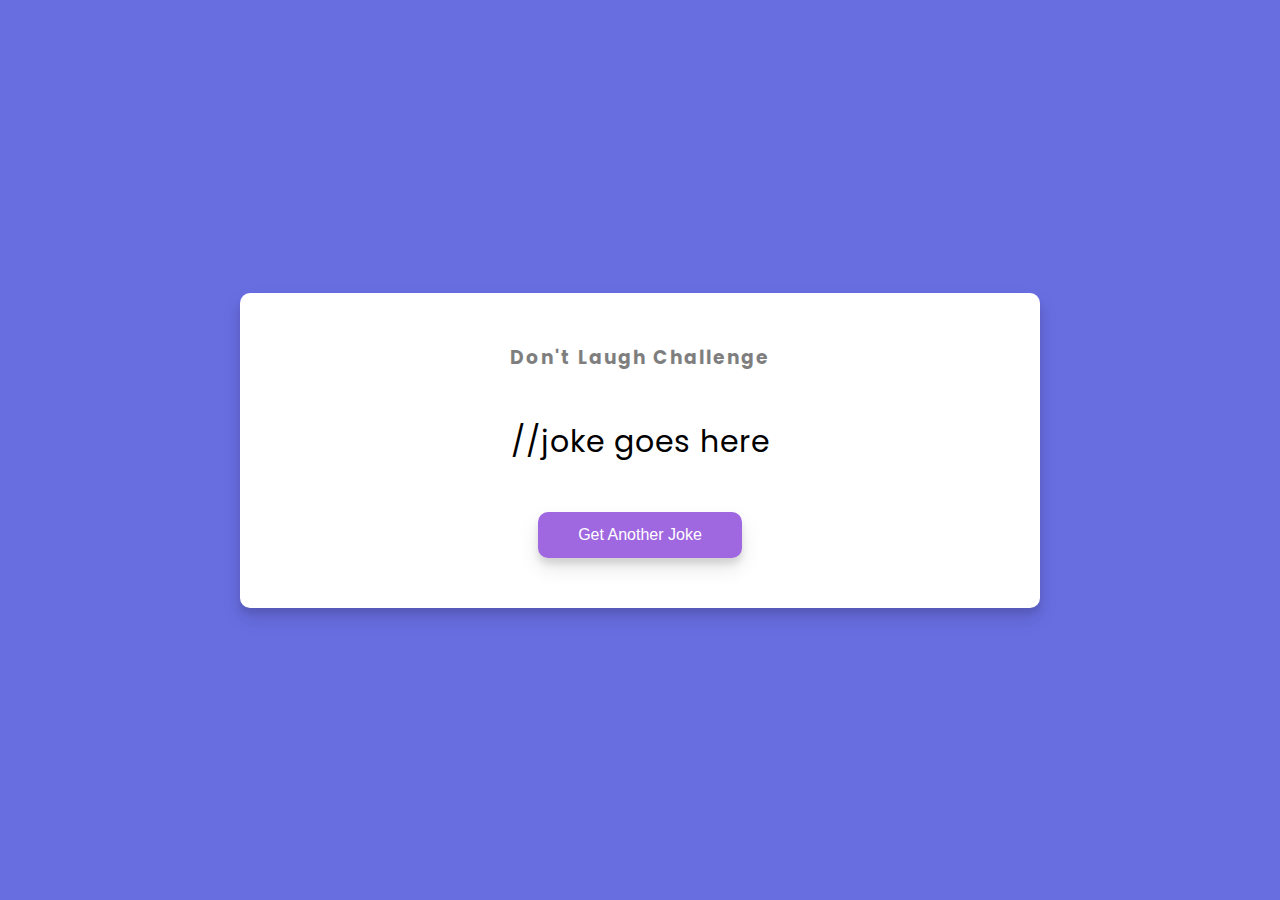
<file: dad jokes/index.html>
<!DOCTYPE html>
<html lang="en">
<head>
    <meta charset="UTF-8">
    <meta http-equiv="X-UA-Compatible" content="IE=edge">
    <meta name="viewport" content="width=device-width, initial-scale=1.0">
    <link rel="stylesheet" href="style.css">
    <title>Dad Jokes</title>
</head>
<body>
    
    <div class="container">
        <h3>Don't Laugh Challenge</h3>
        <div class="joke" id="joke">
            //joke goes here
        </div>
        <button id="jokeBtn" class="btn"> Get Another Joke</button>
    </div>

    <script src="script.js"></script>
</body>
</html>
</file>
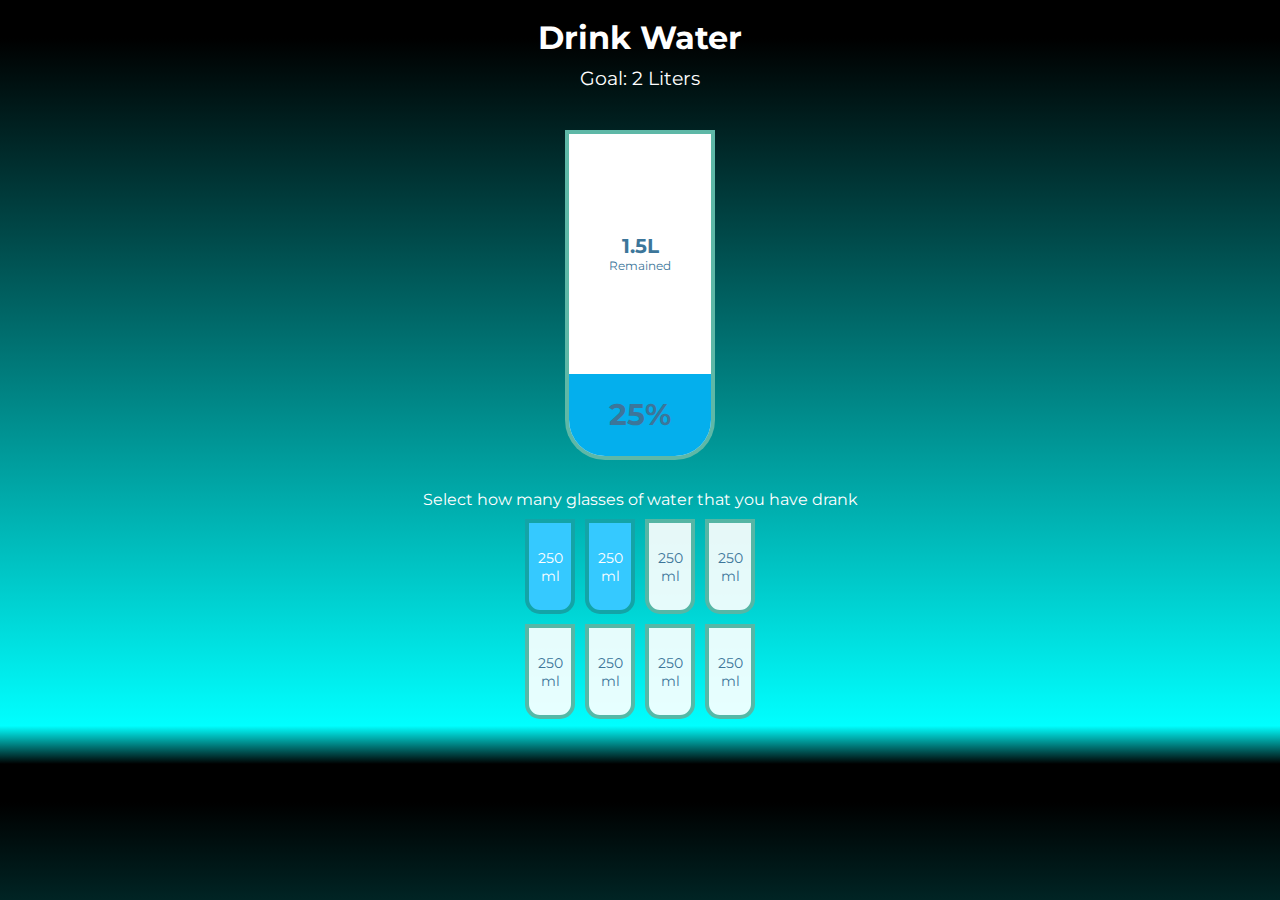
<file: drink water/index.html>
<!DOCTYPE html>
<html lang="en">
<head>
    <meta charset="UTF-8">
    <meta http-equiv="X-UA-Compatible" content="IE=edge">
    <meta name="viewport" content="width=device-width, initial-scale=1.0">
    <link rel="stylesheet" href="style.css">
    <title>Drink Water</title>
</head>
<body>
    <h1>Drink Water</h1>
    <h3>Goal: 2 Liters</h3>

    <div class="cup">
        <div class="remained" id="remained">
            <span id="liters">1.5L</span>
            <small>Remained</small>

        </div>

        <div class="percentage" id="percentage">
        </div>
    </div>

    <p class="text">Select how many glasses of water that you have drank</p>

    <div class="cups">
        <div class="cup cup-small full">250 ml</div>
        <div class="cup cup-small full">250 ml</div>
        <div class="cup cup-small">250 ml</div>
        <div class="cup cup-small">250 ml</div>
        <div class="cup cup-small">250 ml</div>
        <div class="cup cup-small">250 ml</div>
        <div class="cup cup-small">250 ml</div>
        <div class="cup cup-small">250 ml</div>

    </div>

    <script src="script.js"></script>
</body>
</html>
</file>
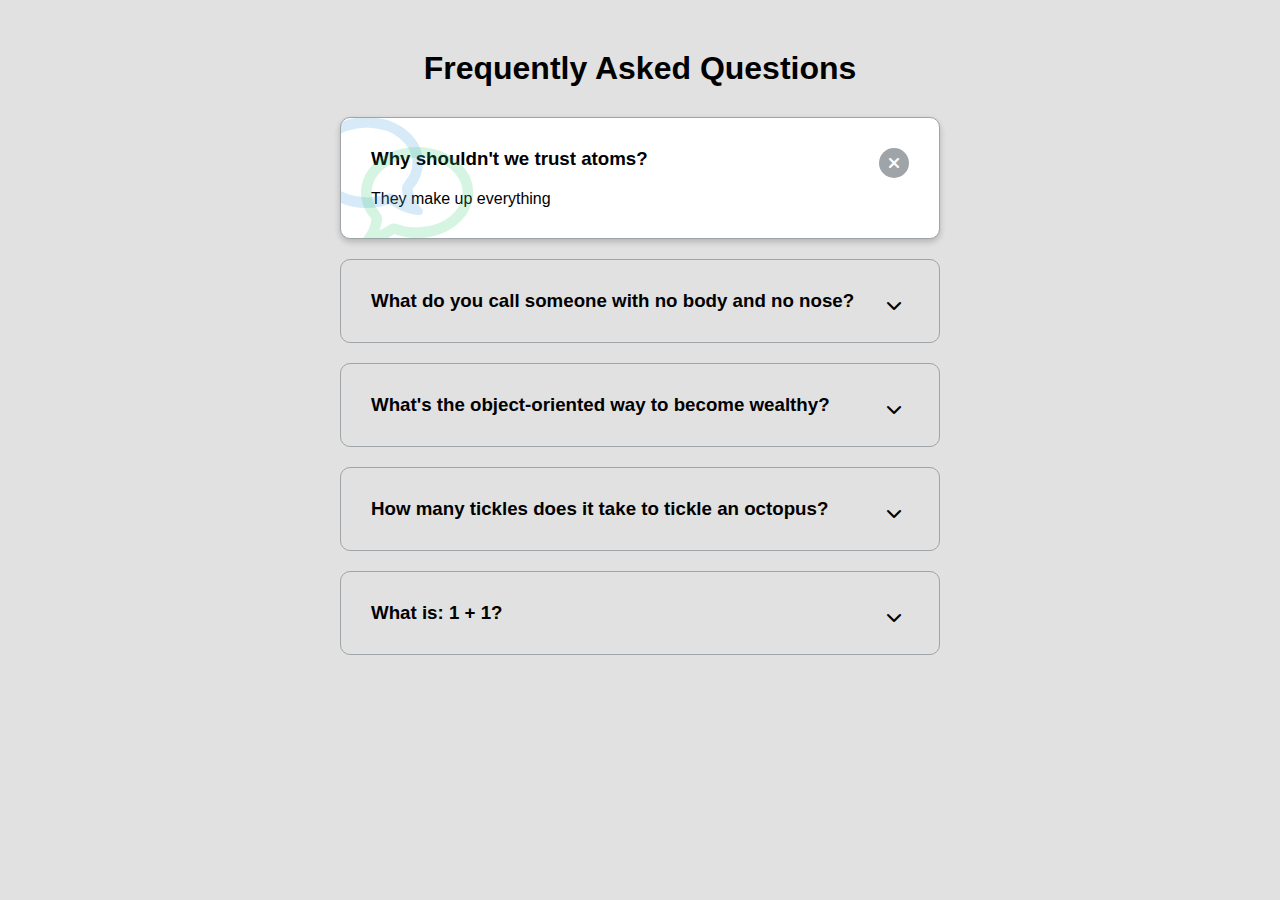
<file: FAQ collapse/index.html>
<!DOCTYPE html>
<html lang="en">
<head>
    <meta charset="UTF-8">
    <meta http-equiv="X-UA-Compatible" content="IE=edge">
    <meta name="viewport" content="width=device-width, initial-scale=1.0">
    <link rel="stylesheet" href="https://cdnjs.cloudflare.com/ajax/libs/font-awesome/6.1.1/css/all.min.css">
    <link rel="stylesheet" href="style.css">
    <title>FAQ</title>
</head>
<body>
    <h1>Frequently Asked Questions</h1>
    <div class="faq-container">
        <div class="faq active">
            <h3 class="faq-title">
              Why shouldn't we trust atoms?
            </h3>
    
            <p class="faq-text">
              They make up everything
            </p>
    
            <button class="faq-toggle">
              <i class="fas fa-chevron-down"></i>
              <i class="fas fa-times"></i>
            </button>
          </div>
    
          <div class="faq">
            <h3 class="faq-title">
              What do you call someone with no body and no nose?
            </h3>
            <p class="faq-text">
              Nobody knows.
            </p>
            <button class="faq-toggle">
              <i class="fas fa-chevron-down"></i>
              <i class="fas fa-times"></i>
            </button>
          </div>
          
          <div class="faq">
            <h3 class="faq-title">
              What's the object-oriented way to become wealthy?
            </h3>
            <p class="faq-text">
              Inheritance.
            </p>
            <button class="faq-toggle">
              <i class="fas fa-chevron-down"></i>
              <i class="fas fa-times"></i>
            </button>
          </div>
          
          <div class="faq">
            <h3 class="faq-title">
              How many tickles does it take to tickle an octopus?
            </h3>
            <p class="faq-text">
              Ten-tickles!
            </p>
            <button class="faq-toggle">
              <i class="fas fa-chevron-down"></i>
              <i class="fas fa-times"></i>
            </button>
          </div>
          
          <div class="faq">
            <h3 class="faq-title">
              What is: 1 + 1?
            </h3>
            <p class="faq-text">
              Depends on who are you asking.
            </p>
            <button class="faq-toggle">
              <i class="fas fa-chevron-down"></i>
              <i class="fas fa-times"></i>
            </button>
          </div>
        
    </div>

    <script src="script.js"></script>
</body>
</html>
</file>
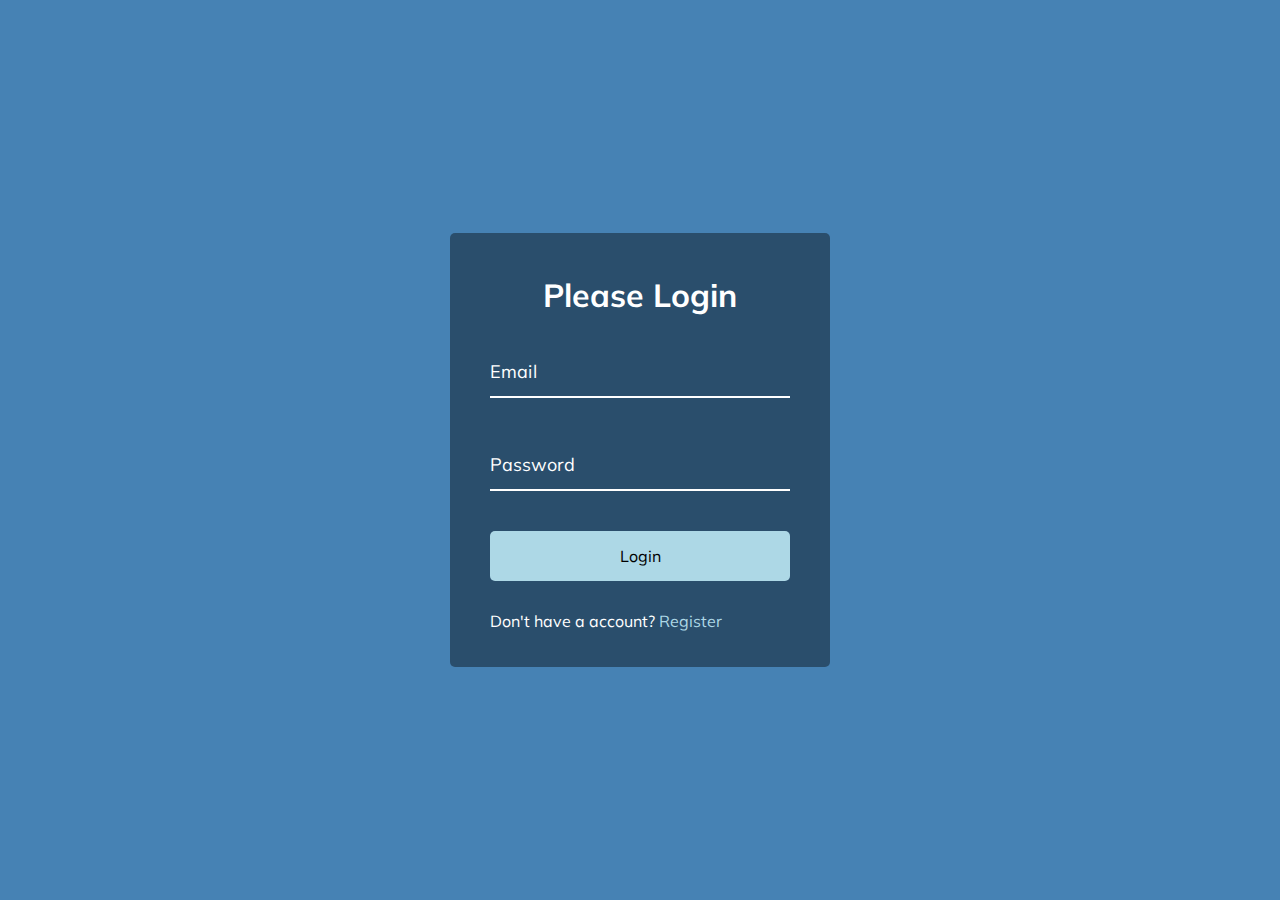
<file: form wave animation/index.html>
<!DOCTYPE html>
<html lang="en">
<head>
    <meta charset="UTF-8">
    <meta http-equiv="X-UA-Compatible" content="IE=edge">
    <meta name="viewport" content="width=device-width, initial-scale=1.0">
    <link rel="stylesheet" href="style.css">
    <title>Form Input Wave</title>
</head>
<body>
    <div class="container">
        <h1>Please Login</h1>
        <form>
            <div class="form-control">
                <input type="text" required>
                <label>Email</label>
            </div>

            <div class="form-control">
                <input type="password" required>
                <label>Password</label>
            </div>

            <button class="btn">Login</button>

            <p class="text">Don't have a account? <a href="#">Register</a></p>

        </form>
    </div>

    <script src="script.js"></script>
</body>
</html>
</file>
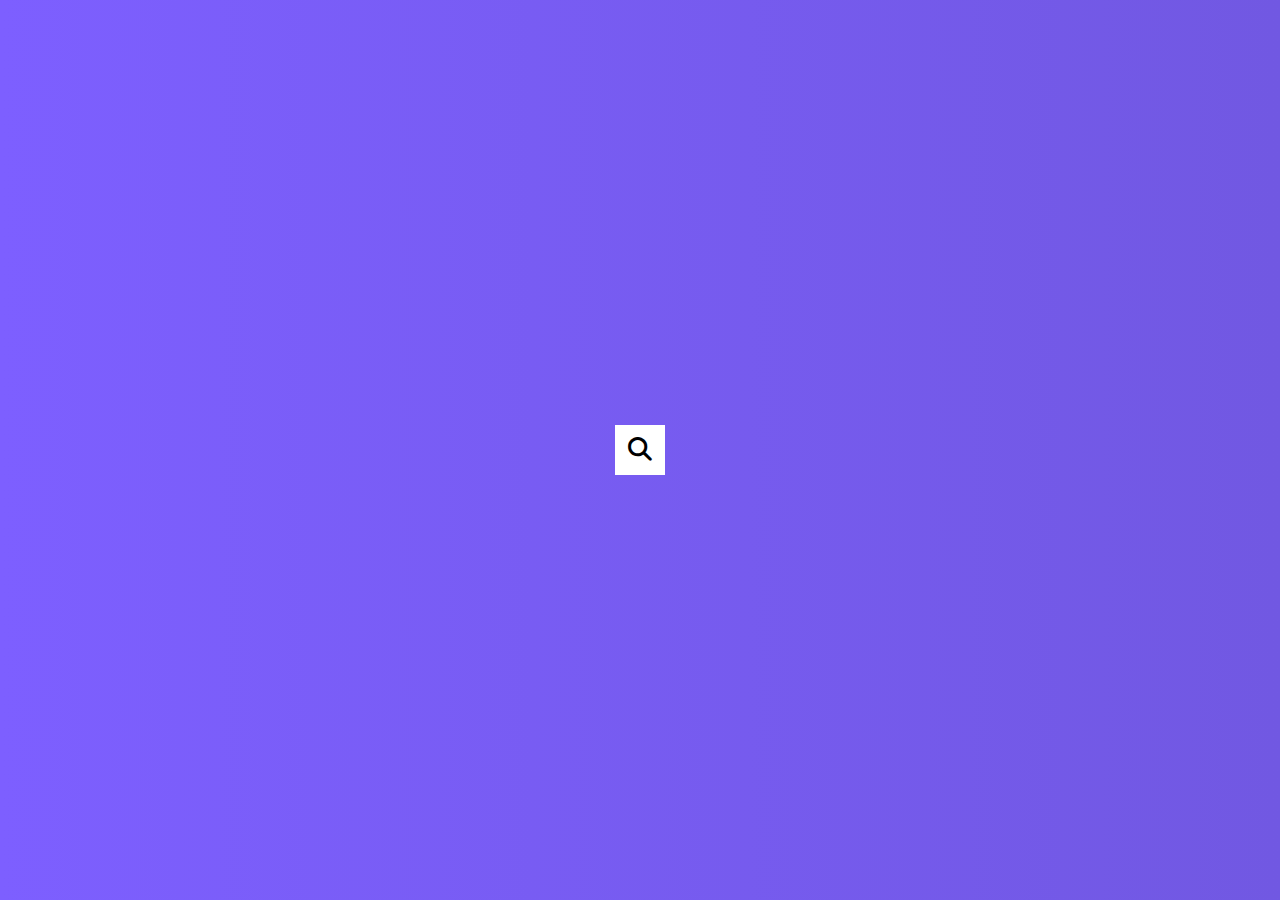
<file: hidden search widget/index.html>
<!DOCTYPE html>
<html lang="en">
<head>
    <meta charset="UTF-8">
    <meta http-equiv="X-UA-Compatible" content="IE=edge">
    <meta name="viewport" content="width=device-width, initial-scale=1.0">
    <link rel="stylesheet" href="https://cdnjs.cloudflare.com/ajax/libs/font-awesome/6.1.1/css/all.min.css">
    <link rel="stylesheet" href="style.css">
    <title>Hidden Search</title>
</head>
<body>
    <div class="search">
        <input type="text" class="input" placeholder="Search">
        <button class="btn">
            <i class="fas fa-search"></i>
        </button>
    </div>

    <script src="script.js"></script>
</body>
</html>
</file>
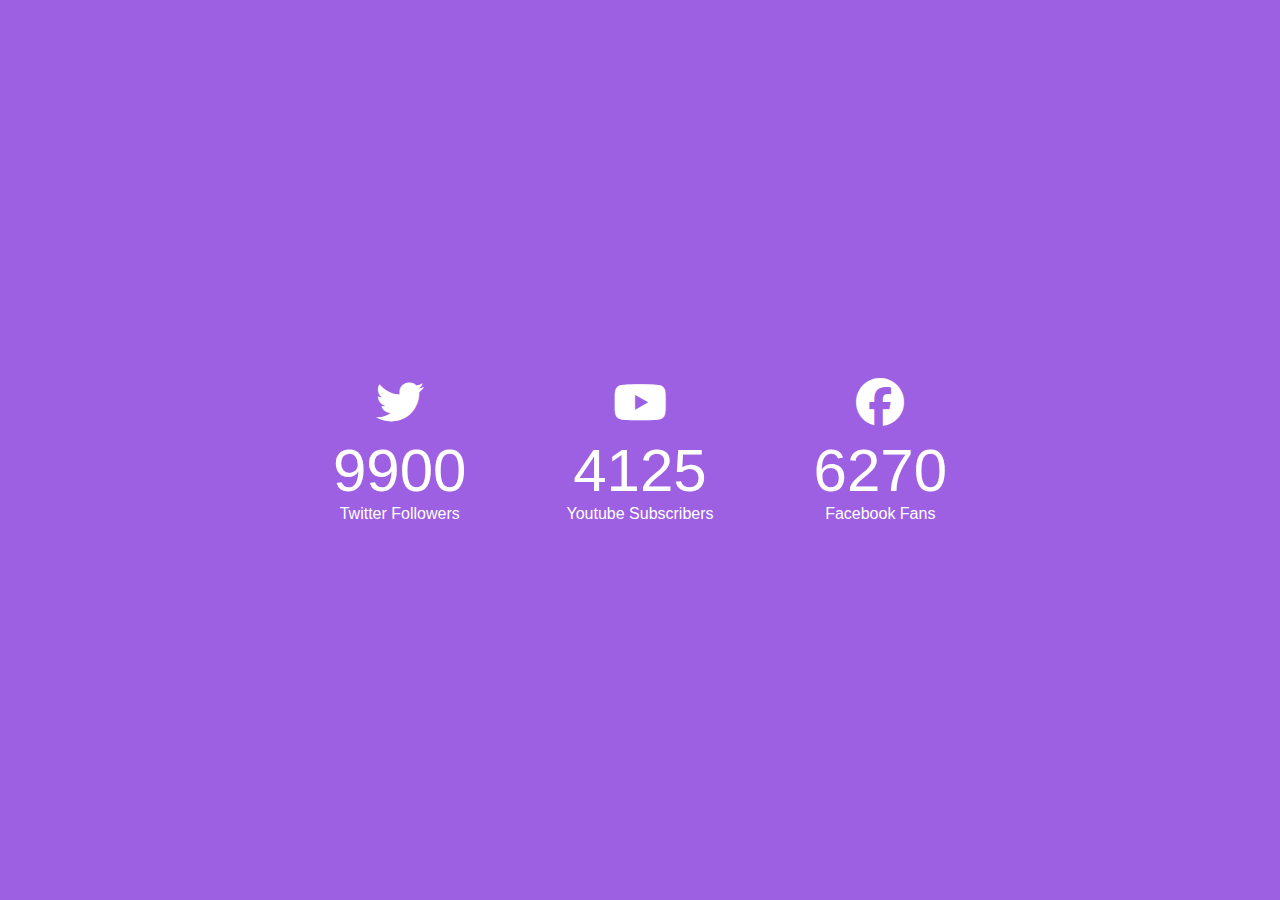
<file: increment counter/index.html>
<!DOCTYPE html>
<html lang="en">
<head>
    <meta charset="UTF-8">
    <meta http-equiv="X-UA-Compatible" content="IE=edge">
    <meta name="viewport" content="width=device-width, initial-scale=1.0">
    <link rel="stylesheet" href="https://cdnjs.cloudflare.com/ajax/libs/font-awesome/6.1.1/css/all.min.css">
    <link rel="stylesheet" href="style.css">
    <title>Increment Counter</title>
</head>
<body>
    <div class="counter-container">
        <i class="fab fa-twitter fa-3x"></i>
        <div class="counter" data-target="12000"></div>
        <span>Twitter Followers</span>
    </div>

    <div class="counter-container">
        <i class="fab fa-youtube fa-3x"></i>
        <div class="counter" data-target="5000"></div>
        <span>Youtube Subscribers</span>
    </div>

    <div class="counter-container">
        <i class="fab fa-facebook fa-3x"></i>
        <div class="counter" data-target="7500"></div>
        <span>Facebook Fans</span>
    </div>

    <script src="script.js"></script>
</body>
</html>
</file>
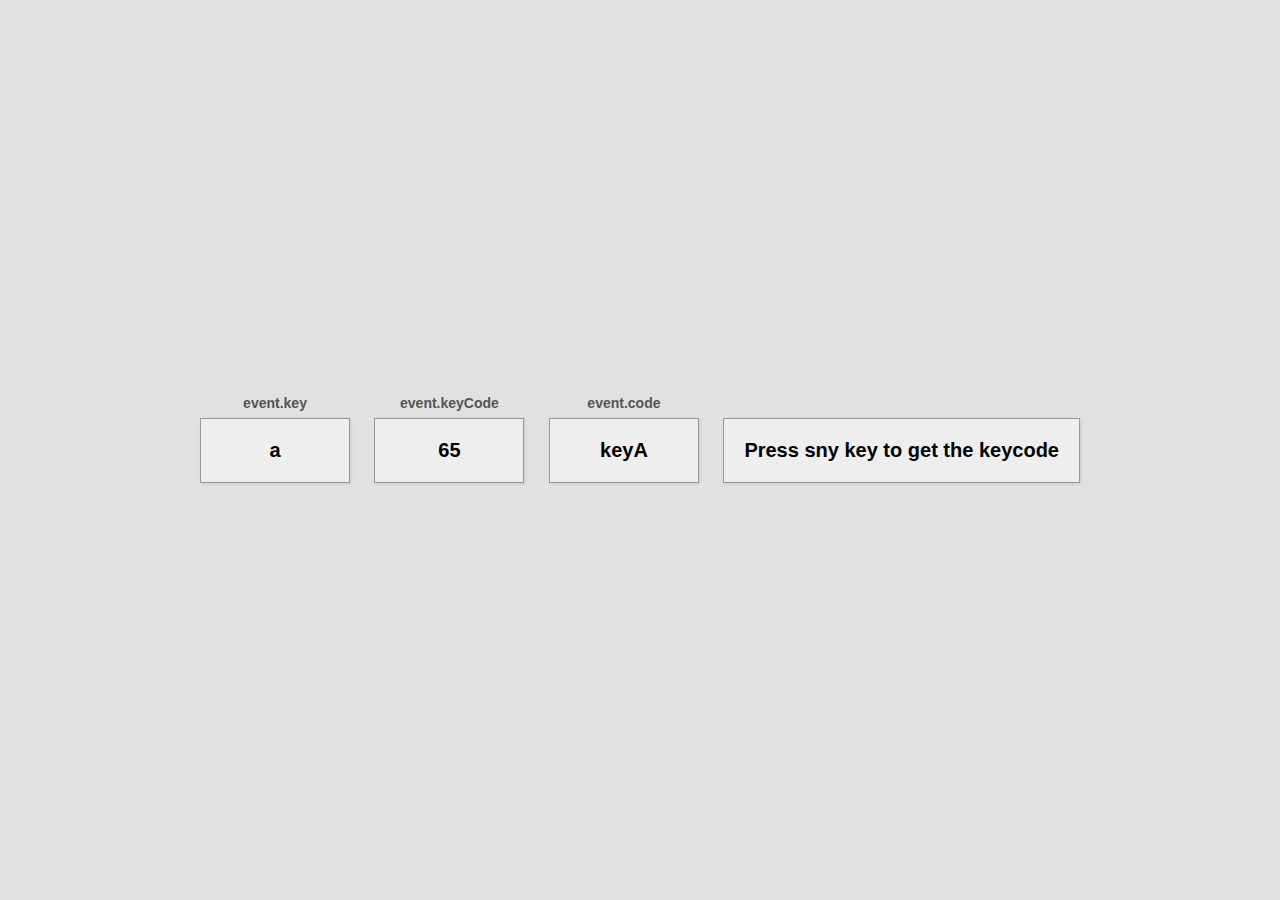
<file: keycode/index.html>
<!DOCTYPE html>
<html lang="en">
<head>
    <meta charset="UTF-8">
    <meta http-equiv="X-UA-Compatible" content="IE=edge">
    <meta name="viewport" content="width=device-width, initial-scale=1.0">
    <link rel="stylesheet" href="style.css">
    <title>Keycode</title>
</head>
<body>
    <div id="insert">
        <div class="key">
            a
            <small>event.key</small>
        </div>

        <div class="key">
            65
            <small>event.keyCode</small>
        </div>
        
        <div class="key">
            keyA
            <small>event.code</small>
        </div>

        <div class="key">
            Press sny key to get the keycode
        </div>
    </div>

    <script src="script.js"></script>
</body>
</html>
</file>
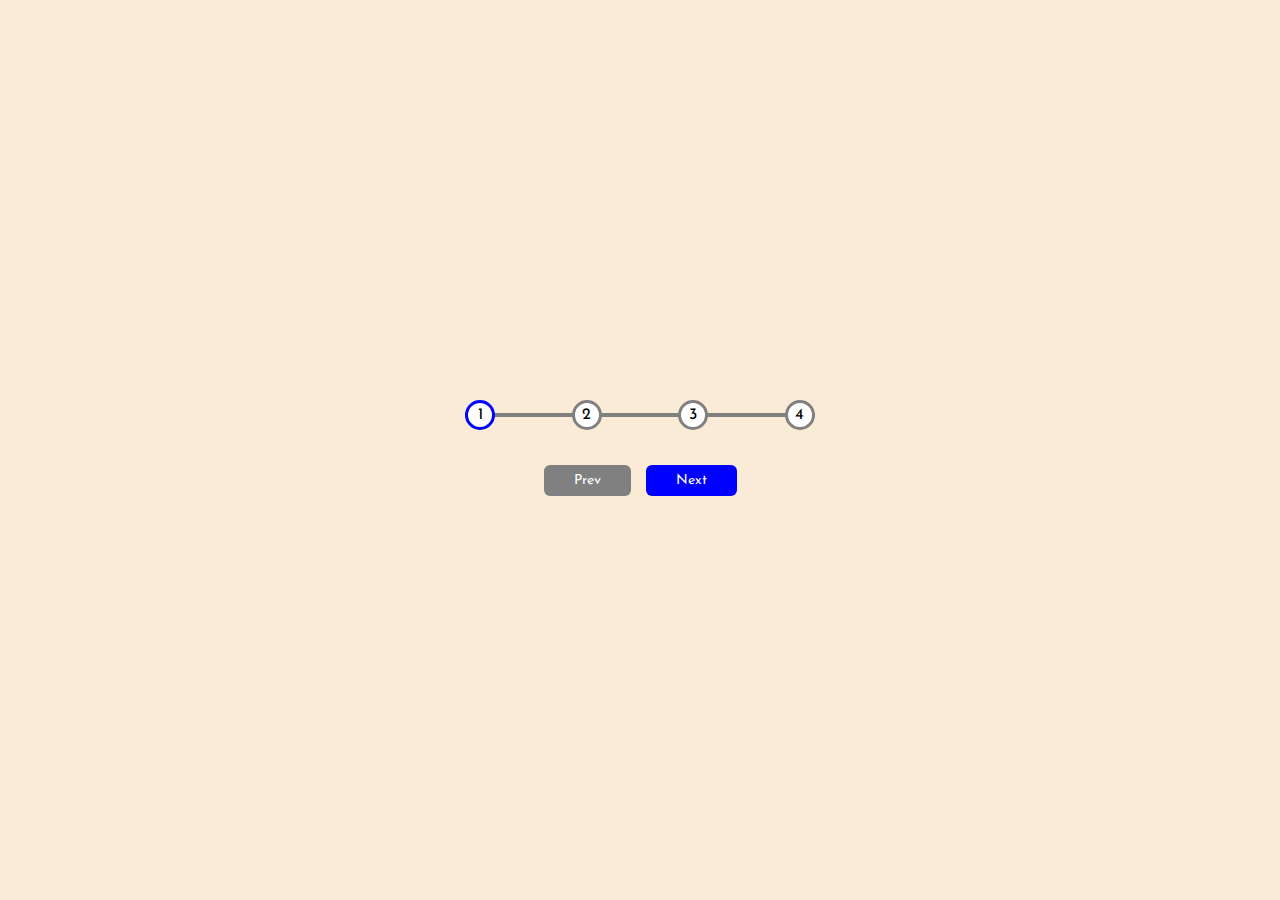
<file: progress steps/index.html>
<!DOCTYPE html>
<html lang="en">
<head>
    <meta charset="UTF-8">
    <meta http-equiv="X-UA-Compatible" content="IE=edge">
    <meta name="viewport" content="width=device-width, initial-scale=1.0">
    <link rel="stylesheet" href="style.css">
    <title>Progress steps</title>
</head>
<body>
    <div class="container">
        <div class="progress-container">
            <div class="progress" id="progress">

            </div>
            <div class="circle active">1</div>
            <div class="circle">2</div>
            <div class="circle">3</div>
            <div class="circle">4</div>
        </div>

        <button class="btn" id="prev" disabled>Prev</button>
        <button class="btn" id="next">Next</button>

    </div>
    <script src="script.js"></script>
</body>
</html>
</file>
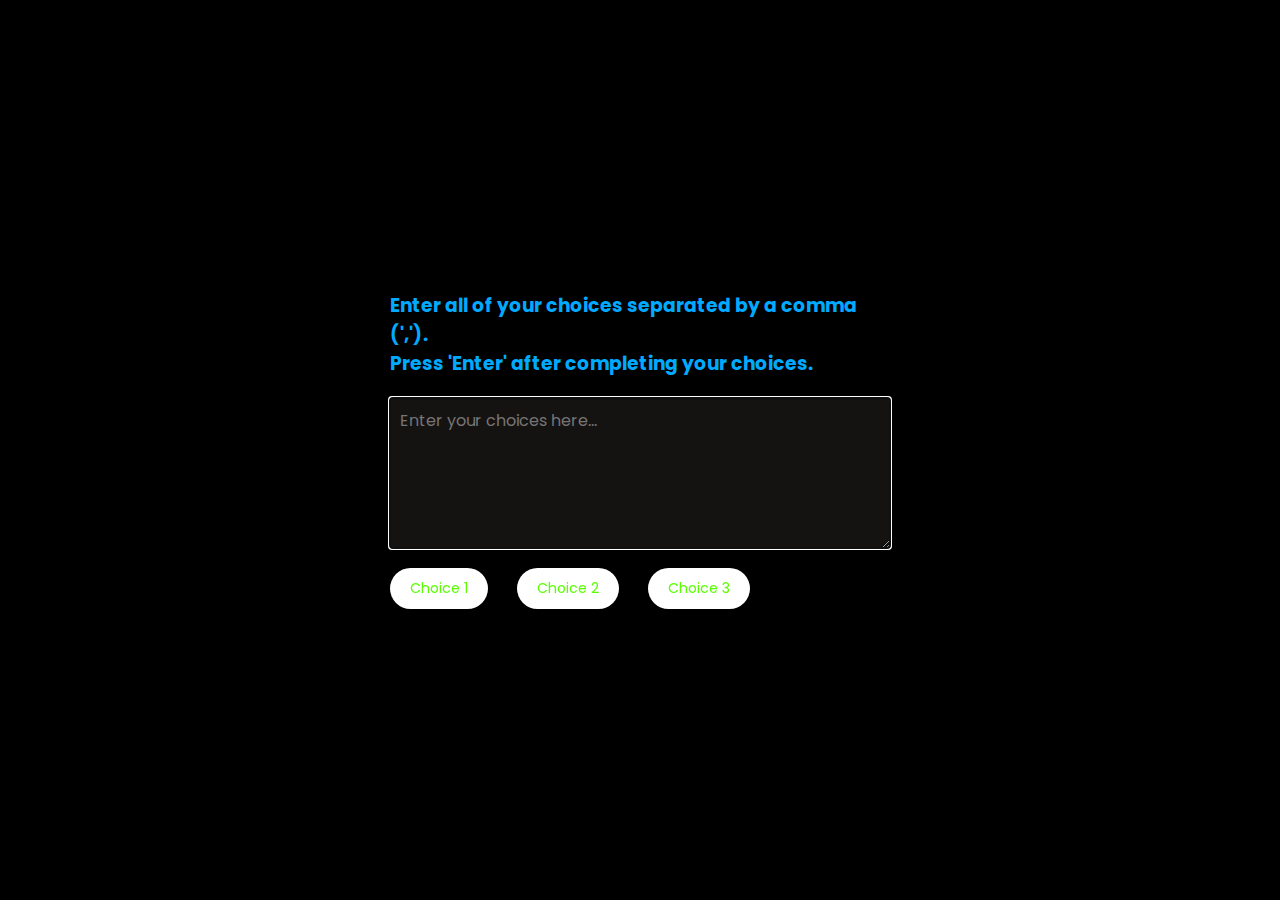
<file: random choice picker/index.html>
<!DOCTYPE html>
<html lang="en">
<head>
    <meta charset="UTF-8">
    <meta http-equiv="X-UA-Compatible" content="IE=edge">
    <meta name="viewport" content="width=device-width, initial-scale=1.0">
    <link rel="stylesheet" href="style.css">
    <title>Random Choice Picker</title>
</head>
<body>
    <div class="container">
        <h3>Enter all of your choices separated by a comma (',').
            <br>Press 'Enter' after completing your choices.
        </h3>

        <textarea id="textarea" placeholder="Enter your choices here..."></textarea>

        <div id="tags">
            <span class="tag">Choice 1</span>
            <span class="tag">Choice 2</span>
            <span class="tag">Choice 3</span>
        </div>
    </div>

    <script src="script.js"></script>
</body>
</html>
</file>
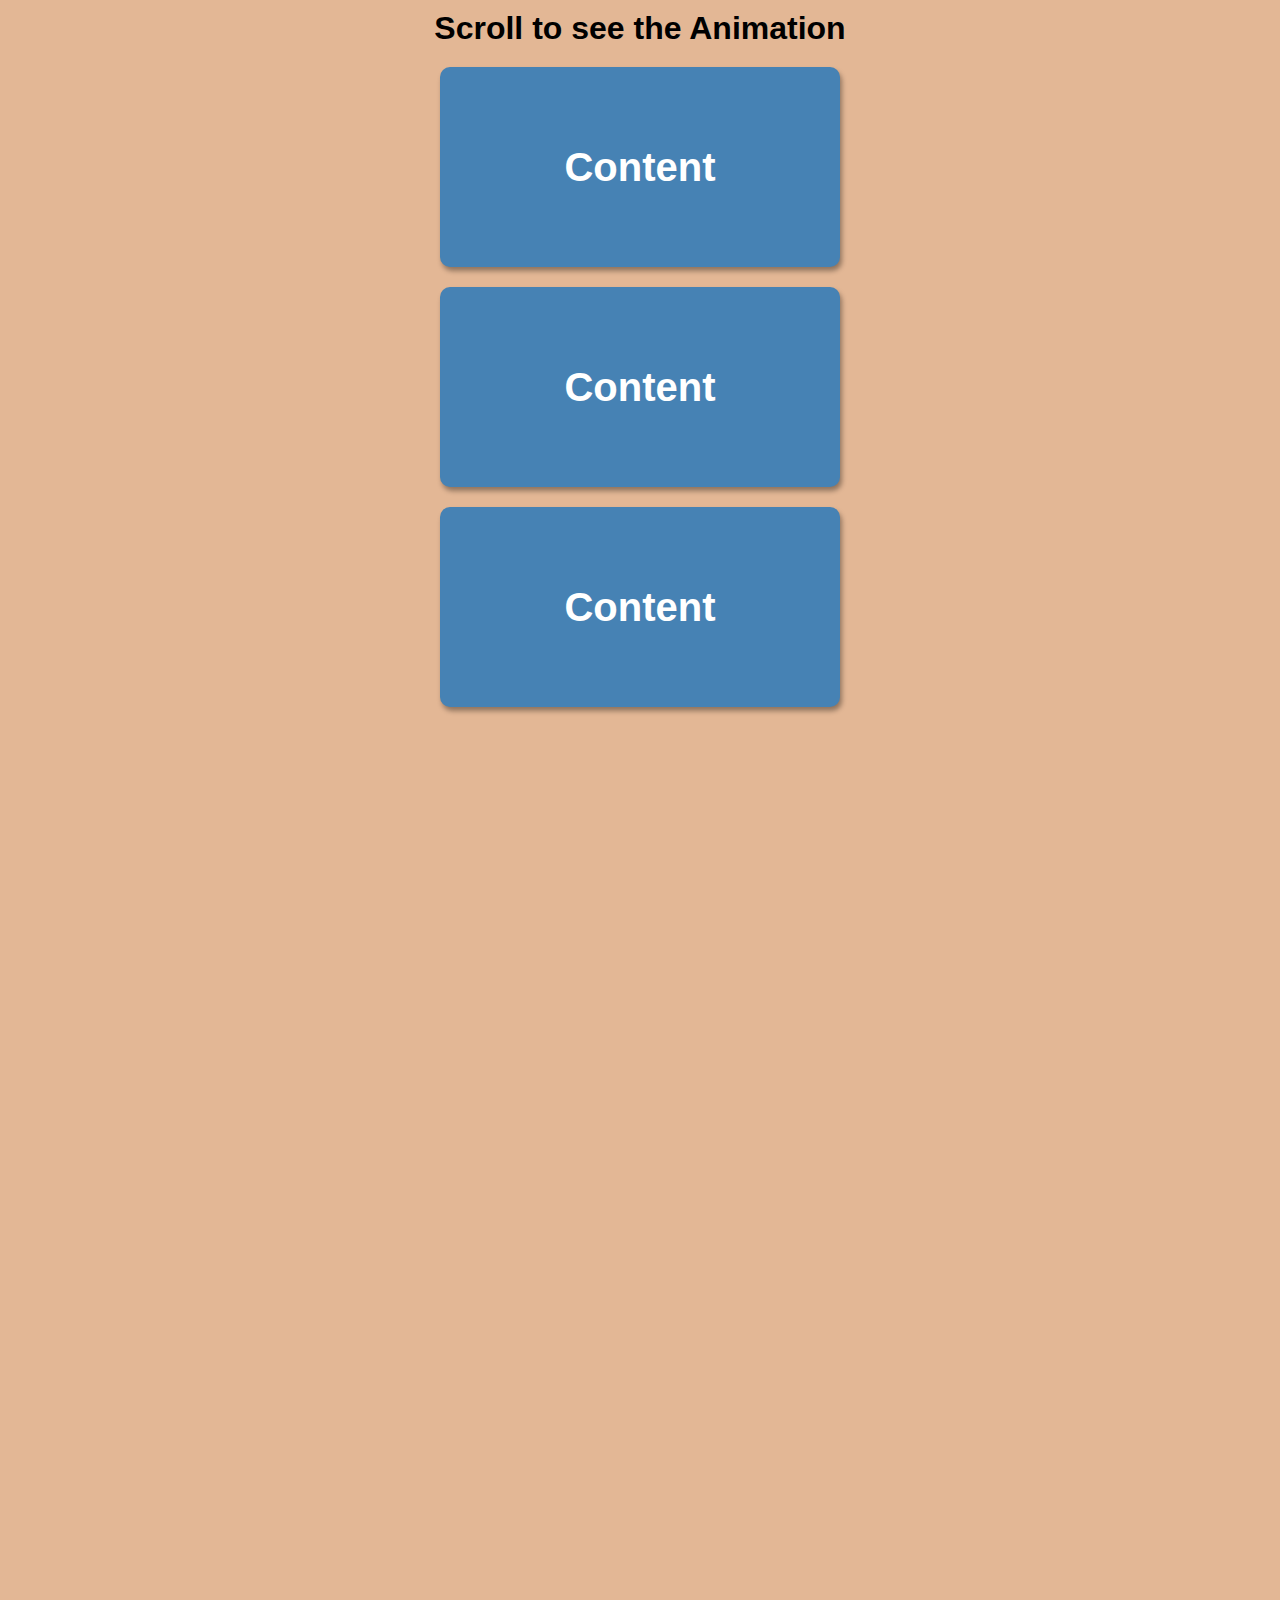
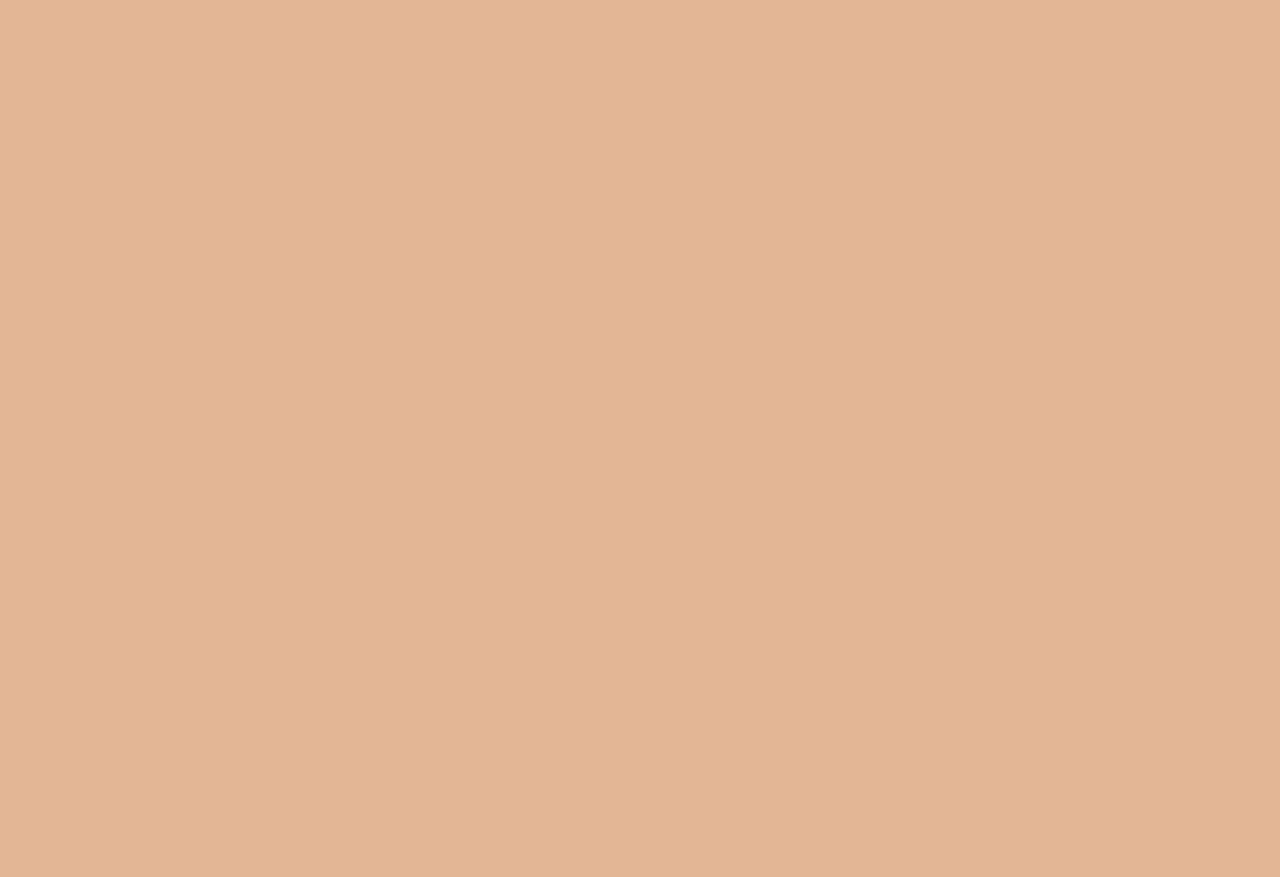
<file: scroll animation/index.html>
<!DOCTYPE html>
<html lang="en">
<head>
    <meta charset="UTF-8">
    <meta http-equiv="X-UA-Compatible" content="IE=edge">
    <meta name="viewport" content="width=device-width, initial-scale=1.0">
    <link rel="stylesheet" href="style.css">
    <title>Scroll Animation</title>
</head>
<body>
    <h1>Scroll to see the Animation</h1>
    <div class="box"><h2>Content</h2></div>
    <div class="box"><h2>Content</h2></div>
    <div class="box"><h2>Content</h2></div>
    <div class="box"><h2>Content</h2></div>
    <div class="box"><h2>Content</h2></div>
    <div class="box"><h2>Content</h2></div>
    <div class="box"><h2>Content</h2></div>
    <div class="box"><h2>Content</h2></div>
    <div class="box"><h2>Content</h2></div>
    <div class="box"><h2>Content</h2></div>
    <div class="box"><h2>Content</h2></div>
    

    <script src="script.js"></script>
</body>
</html>
</file>
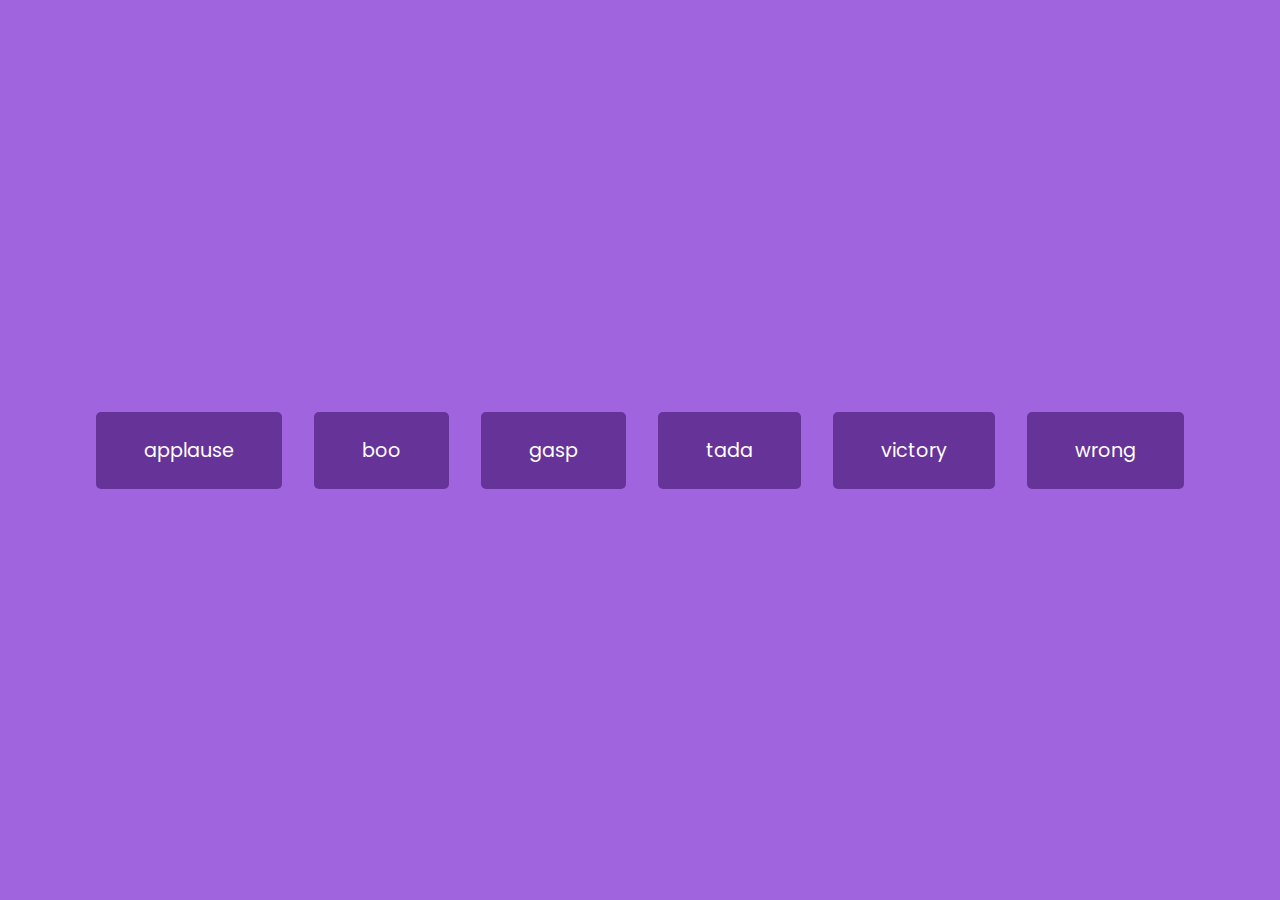
<file: sound board/index.html>
<!DOCTYPE html>
<html lang="en">
<head>
    <meta charset="UTF-8">
    <meta http-equiv="X-UA-Compatible" content="IE=edge">
    <meta name="viewport" content="width=device-width, initial-scale=1.0">
    <link rel="stylesheet" href="style.css">
    <title>Sound Board</title>
</head>
<body>
    <audio id="applause" src="sounds/sound-board_sounds_applause.mp3"></audio>
    <audio id="boo" src="sounds/sound-board_sounds_boo.mp3"></audio>
    <audio id="gasp" src="sounds/sound-board_sounds_gasp.mp3"></audio>
    <audio id="tada" src="sounds/sound-board_sounds_tada.mp3"></audio>
    <audio id="victory" src="sounds/sound-board_sounds_victory.mp3"></audio>
    <audio id="wrong" src="sounds/sound-board_sounds_wrong.mp3"></audio>

    <div id="buttons"></div>

    <script src="script.js"></script>
</body>
</html>
</file>
<file: dad jokes/style.css>
@import url('https://fonts.googleapis.com/css2?family=Poppins:wght@700&display=swap');

*{
    box-sizing: border-box;
}

body{
    background-color: #686de0;
    font-family: 'Poppins', sans-serif;
    display: flex;
    flex-direction: column;
    align-items: center;
    justify-content: center;
    height: 100vh;
    margin: 0;
    overflow: hidden;
    padding: 20px;
}

.container{
    background-color: #fff;
    border-radius: 10px;
    box-shadow: 0 10px 20px rgba(0, 0, 0, 0.1), 0 6px 6px rgba(0, 0, 0, 0.1);
    padding: 50px 20px;
    text-align: center;
    max-width: 100%;
    width: 800px;
}

h3{
    margin: 0;
    opacity: 0.5;
    letter-spacing: 2px;

}

.joke{
    font-size: 30px;
    letter-spacing: 1px;
    line-height: 40px;
    margin: 50px auto;
    max-width: 600px;
}

.btn{
    background-color: #9f68e0;
    border: 0;
    border-radius: 10px;
    color: white;
    box-shadow: 0 10px 20px rgba(0, 0, 0, 0.1), 0 6px 6px rgba(0, 0, 0, 0.1);
    padding: 14px 40px;
    font-size: 16px;
    cursor: pointer;
}

.btn:active{
    transform: scale(0.98);
}

.btn:focus {
    outline: 0;
}
</file>
<file: drink water/style.css>
@import url('https://fonts.googleapis.com/css2?family=Montserrat:wght@700&display=swap');

*{
    box-sizing: border-box;
}

body{
    background-color: rgb(42, 144, 134);
    background-image: linear-gradient(to bottom,
    black 0%,
    black 5%,
    aqua 95%,
    rgb(0, 0, 0) 100%
    );
    color: #fff;
    font-family: 'Montserrat', sans-serif;
    display: flex;
    flex-direction: column;
    align-items: center;
    margin-bottom: 40px;
}

h1{
    margin: 10px 0 0;
}

h3{
    font-weight: 400;
    margin: 10px 0;
}

.cup{
    background-color: #fff;
    border: 4px solid rgba(0, 142, 116, 0.63);
    color: rgb(60, 118, 154);
    border-radius: 0 0 40px 40px;
    height: 330px;
    width: 150px;
    margin: 30px 0;
    display: flex;
    flex-direction: column;
    overflow: hidden;
}

.cup.cup-small{

    width: 50px;
    height: 95px;
    border-radius: 0 0 15px 15px;
    background-color: rgba(255, 255, 255, 0.9);
    cursor: pointer;
    font-size: 14px;
    align-items: center;
    justify-content: center;
    text-align: center;
    margin: 5px;
    transition: 0.3s ease;
}

.cup.cup-small.full{

    background-color: rgb(53, 201, 255);
    color: #fff;
}

.cups{
    display: flex;
    flex-wrap: wrap;
    width: 280px;
    align-items: center;
    justify-content: center;
}

.remained{
    display: flex;
    flex-direction: column;
    align-items: center;
    justify-content: center;
    text-align: center;
    flex: 1;
    transition: 0.3s ease;
}

.remained span{
    font-size: 20px;
    font-weight: bold;
}

.remained small{
    font-size: 12px;
}

.percentage{
    background-color: rgb(4, 175, 237);
    display: flex;
    align-items: center;
    justify-content: center;
    font-weight: bold;
    font-size: 30px;
    height: 0;
    transition: 0.3s ease;
}

.text{
    text-align: center;
    margin: 0 0 5px;
}
</file>
<file: FAQ collapse/style.css>
@import url('https://fonts.googleapis.com/css2?family=Muli:wght@700&display=swap');

*{
    box-sizing: border-box;
}

body{
    background-color: #e1e1e1;
    font-family: 'Muli ', sans-serif;
    
}

h1{
    margin: 50px 0 30px;
    text-align: center;
}

.faq-container{
    max-width: 600px;
    margin: 0 auto;

}

.faq{
    background-color: transparent;
    border: 1px solid #9fa4a8;
    border-radius: 10px;
    margin: 20px 0;
    padding: 30px;
    position: relative;
    overflow: hidden;
    transition: 0.3s ease;
}

.faq.active{
    background-color: #fff;
    box-shadow: 0 3px 6px rgba(0, 0, 0, 0.1), 0 3px 6px rgba(0, 0, 0, 0.1);

}

.faq.active::before,
.faq.active::after{
    content: '\f075';
    font-family: 'Font Awesome 5 Free';
    color: #2ecc71;
    font-size: 7rem;
    position: absolute;
    opacity: 0.2;
    top: 20px;
    left: 20px;
    z-index: 0;
}

.faq.active::before{
    color: #3498db;
    top: -10px;
    left: -30px;
    transform: rotateY(180deg);
}

.faq-title{
    margin: 0 35px 0 0;

}

.faq-text{
    display: none;
    margin: 20px 0 0;
}

.faq.active .faq-text{
    display: block;
}

.faq-toggle{
    background-color: transparent;
    border: 0;
    border-radius: 50%;
    cursor: pointer;
    display: flex;
    align-items: center;
    justify-content: center;
    font-size: 16px;
    padding: 0;
    position: absolute;
    top: 30px;
    right: 30px;
    height: 30px;
    width: 30px;

}

.faq-toggle .fa-times{
    display: none;
}

.faq.active .faq-toggle .fa-times{
    display: block;
    color: white;
}

.faq.active .faq-toggle .fa-chevron-down{
    display: none;
}

.faq.active .faq-toggle{
    background-color: #9fa4a8;
}
</file>
<file: form wave animation/style.css>
@import url('https://fonts.googleapis.com/css2?family=Muli:wght@700&display=swap');

*{
    box-sizing: border-box;
}

body{
    background-color: steelblue;
    color: white;
    font-family: 'Muli', sans-serif;
    display: flex;
    flex-direction: column;
    align-items: center;
    justify-content: center;
    height: 100vh;
    margin: 0;
    overflow-x: hidden;
}

.container{
    background-color: rgba(0, 0, 0, 0.4);
    padding: 20px 40px;
    border-radius: 5px;
}

.container h1{
    text-align: center;
    margin-bottom: 30px;
}

.container a{
    text-decoration: none;
    color: lightblue;
}

.btn{
    cursor: pointer;
    display: inline-block;
    width: 100%;
    background: lightblue;
    padding: 15px;
    font-family: inherit;
    font-size: 16px;
    border: 0;
    border-radius: 5px;
}

.btn:focus{
    outline: 0;
}

.btn:active{
    transform: scale(0.98);
}

.text{
    margin-top: 30px;
}

.form-control{
    position: relative;
    margin: 20px 0 40px;
    width: 300px;
}

.form-control input{
    background-color: transparent;
    border: 0;
    border-bottom: 2px #fff solid;
    display: block;
    width: 100%;
    padding: 15px 0;
    font-size: 18px;
    color: #fff;
}

.form-control input:focus, 
.form-control input:valid{
    outline: 0;
    border-bottom-color: lightblue;
}

.form-control label{
    position: absolute;
    top: 15px;
    left: 0;
}

.form-control label span{
    display: inline-block;
    font-size: 18px;
    min-width: 5px;
    transition: 0.3s cubic-bezier(0.68, -0.55, 0.265, 1.55);
}

.form-control input:focus + label span,
.form-control input:focus + label span{
    color: lightblue;
    transform: translateY(-30px);
}
</file>
<file: hidden search widget/style.css>
@import url('https://fonts.googleapis.com/css2?family=Josefin+Sans:wght@700&display=swap');

*{
    box-sizing: border-box;
}

body{
    background-image: linear-gradient(90deg,#7d5fff,#7158e2);
    font-family: 'Josefin Sans', sans-serif;
    display: flex;
    align-items: center;
    justify-content: center;
    height: 100vh;
    overflow: hidden;
    margin: 0;
    
}

.search{
    position: relative;
    height: 50px;

}

.input{
    background-color: #fff;
    border: 0;
    font-size: 18px;
    padding: 15px;
    height: 50px;
    width: 50px;
    transition: width 0.3s ease;
}

.btn{
    background-color: #fff;
    border: 0;
    cursor: pointer;
    font-size: 24px;
    position: absolute;
    top: 0;
    left: 0;
    height: 50px;
    width: 50px;
    transition: transform 0.3s ease;
}

.btn:focus,.input:focus{
    outline: none;
}

.search.active .input{
    width: 200px;
}

.search.active .btn{
    transform: translateX(198px);
}
</file>
<file: increment counter/style.css>
@import url('https://fonts.googleapis.com/css2?family=Roboto+Mono:wght@700&display=swap');

*{
    box-sizing: border-box;
}

body{
    background-color: rgb(157, 96, 226);
    color: #fff;
    font-family: 'Roboto+Mono', sans-serif;
    display: flex;
    align-items: center;
    justify-content: center;
    height: 100vh;
    margin: 0;
    overflow: hidden;
}

.counter-container{
    display: flex;
    flex-direction: column;
    justify-content: center;
    text-align: center;
    margin: 30px 50px;
}

.counter{
    font-size: 60px;
    margin-top: 10px;
}

@media(max-width: 580px){
    body{
        flex-direction: column;
    }
}
</file>
<file: keycode/style.css>
@import url('https://fonts.googleapis.com/css2?family=Muli:wght@700&display=swap');

*{
    box-sizing: border-box;
}

body{
    background-color: #e1e1e1;
    font-family: 'Muli ', sans-serif;
    display: flex;
    align-items: center;
    justify-content: center;
    text-align: center;
    height: 100vh;
    margin: 0;
    overflow: hidden;
}

.key{
    border: 1px solid #999;
    background-color: #eee;
    box-shadow: 1px 1px 3px rgba(0, 0, 0, 0.1);
    display: inline-flex;
    align-items: center;
    font-size: 20px;
    font-weight: bold;
    padding: 20px;
    flex-direction: column;
    margin: 10px;
    min-width: 150px;
    position: relative;
}

.key small{
    position: absolute;
    top: -24px;
    left: 0;
    text-align: center;
    width: 100%;
    color: #555;
    font-size: 14px;
}
</file>
<file: progress steps/style.css>
@import url('https://fonts.googleapis.com/css2?family=Josefin+Sans:wght@700&display=swap');

*{
    box-sizing: border-box;
}

body{
    background-color: antiquewhite;
    font-family: 'Josefin Sans', sans-serif;
    display: flex;
    align-items: center;
    justify-content: center;
    height: 100vh;
    overflow: hidden;
    margin: 0;
    
}

.container{
    text-align: center;
}

.progress-container{
    display: flex;
    justify-content: space-between;
    position: relative;
    margin-bottom: 30px;
    max-width: 100%;
    width: 350px;

}

.progress-container::before{
    content: '';
    background-color: gray;
    position: absolute;
    top: 50%;
    left: 0;
    transform: translateY(-50%);
    height: 4px;
    width: 100%;
    z-index: -1;
}

.progress{
    background-color: blue;
    position: absolute;
    top: 50%;
    left: 0;
    transform: translateY(-50%);
    height: 4px;
    width: 0%;
    z-index: -1;
    translate: 0.4s ease;
}

.circle{
    background-color: white;
    color: black;
    border-radius: 50%;
    height: 30px;
    width: 30px;
    display: flex;
    align-items: center;
    justify-content: center;
    border: 3px solid gray;
    transition: 0.4s ease;
}

.circle.active{
    border-color: blue;
}

.btn{
    background-color: blue;
    color:white;
    border: 0;
    border-radius: 6px;
    cursor: pointer;
    font-family: inherit;
    padding: 8px 30px;
    margin: 5px;
    font-size: 14px;
}

.btn:active{
    transform: scale(0.98);
}

.btn:focus{
    outline: 0;
}

.btn:disabled{
    background-color: gray;
    cursor: not-allowed;
}
</file>
<file: random choice picker/style.css>
@import url('https://fonts.googleapis.com/css2?family=Poppins:wght@700&display=swap');

*{
    box-sizing: border-box;
}

body{
    background-color: rgb(0, 0, 0);
    font-family: 'Poppins', sans-serif;
    display: flex;
    flex-direction: column;
    align-items: center;
    justify-content: center;
    height: 100vh;
    margin: 0;
    overflow: hidden;
}

h3{
    color: rgb(0, 170, 255);
    margin: 10px 0 20px;
}

.container{
    width: 500px;
}

#textarea{
    border: none;
    display: block;
    width: 100%;
    height: 150px;
    font-family: inherit;
    padding: 10px;
    margin: 0 0 20px;
    font-size: 16px;
    background-color: rgb(21, 18, 18);
    color: bisque;
}

.tag{
    background-color: #ffffff;
    color: rgb(89, 255, 0);
    border-radius: 50px;
    padding: 10px 20px;
    margin: 0 25px 10px 0;
    font-size: 14px;
    display: inline-block;
}

.tag.highlight{
    background-color: #16181e;
    color: rgb(250, 214, 7);
    box-shadow: 0 0 1.0rem #00acf0fd,
    0 0 2.0rem #0caeee,
    0 0 4.0rem #0caeee,
    0 0 8.0rem #0caeee,
    0 0 16.0rem #0caeeef5;
}
</file>
<file: scroll animation/style.css>
@import url('https://fonts.googleapis.com/css2?family=Ubuntu:wght@700&display=swap');

*{
    box-sizing: border-box;
}

body{
    background-color: rgb(227, 183, 149);
    font-family: 'Roboto', sans-serif;
    display: flex;
    flex-direction: column;
    align-items: center;
    justify-content: center;
    margin: 0;
    overflow-x: hidden;
}

h1{
    margin: 10px; 
}

.box{
    background-color: steelblue;
    color: white;
    display: flex;
    align-items: center;
    justify-content: center;
    width: 400px;
    height: 200px;
    margin: 10px;
    border-radius: 10px;
    box-shadow: 2px 4px 5px rgba(0, 0, 0, 0.363);
    transform: translateX(400%);
    transition: transform 0.4s ease;
}

.box:nth-of-type(even){
    transform: translateX(-400%);
}

.box.show{
    transform: translateX(0);
}

.box h2{
    font-size: 40px;
}
</file>
<file: sound board/style.css>
@import url('https://fonts.googleapis.com/css2?family=Poppins:wght@700&display=swap');

*{
    box-sizing: border-box;
}

body{
    background-color: rgb(161, 100, 223);
    font-family: 'Poppins', sans-serif;
    display: flex;
    flex-wrap: wrap;
    flex-direction: column;
    align-items: center;
    justify-content: center;
    height: 100vh;
    margin: 0;
    overflow: hidden;
}

.btn{
    background-color: rebeccapurple;
    border-radius: 5px;
    border: none;
    color: white;
    margin: 1rem;
    padding: 1.5rem 3rem;
    font-size: 1.2rem;
    font-family: inherit;
    cursor: pointer;

}

.btn:hover{
    opacity: 0.9;
}

.btn:focus{
    outline: none;
}
</file>
